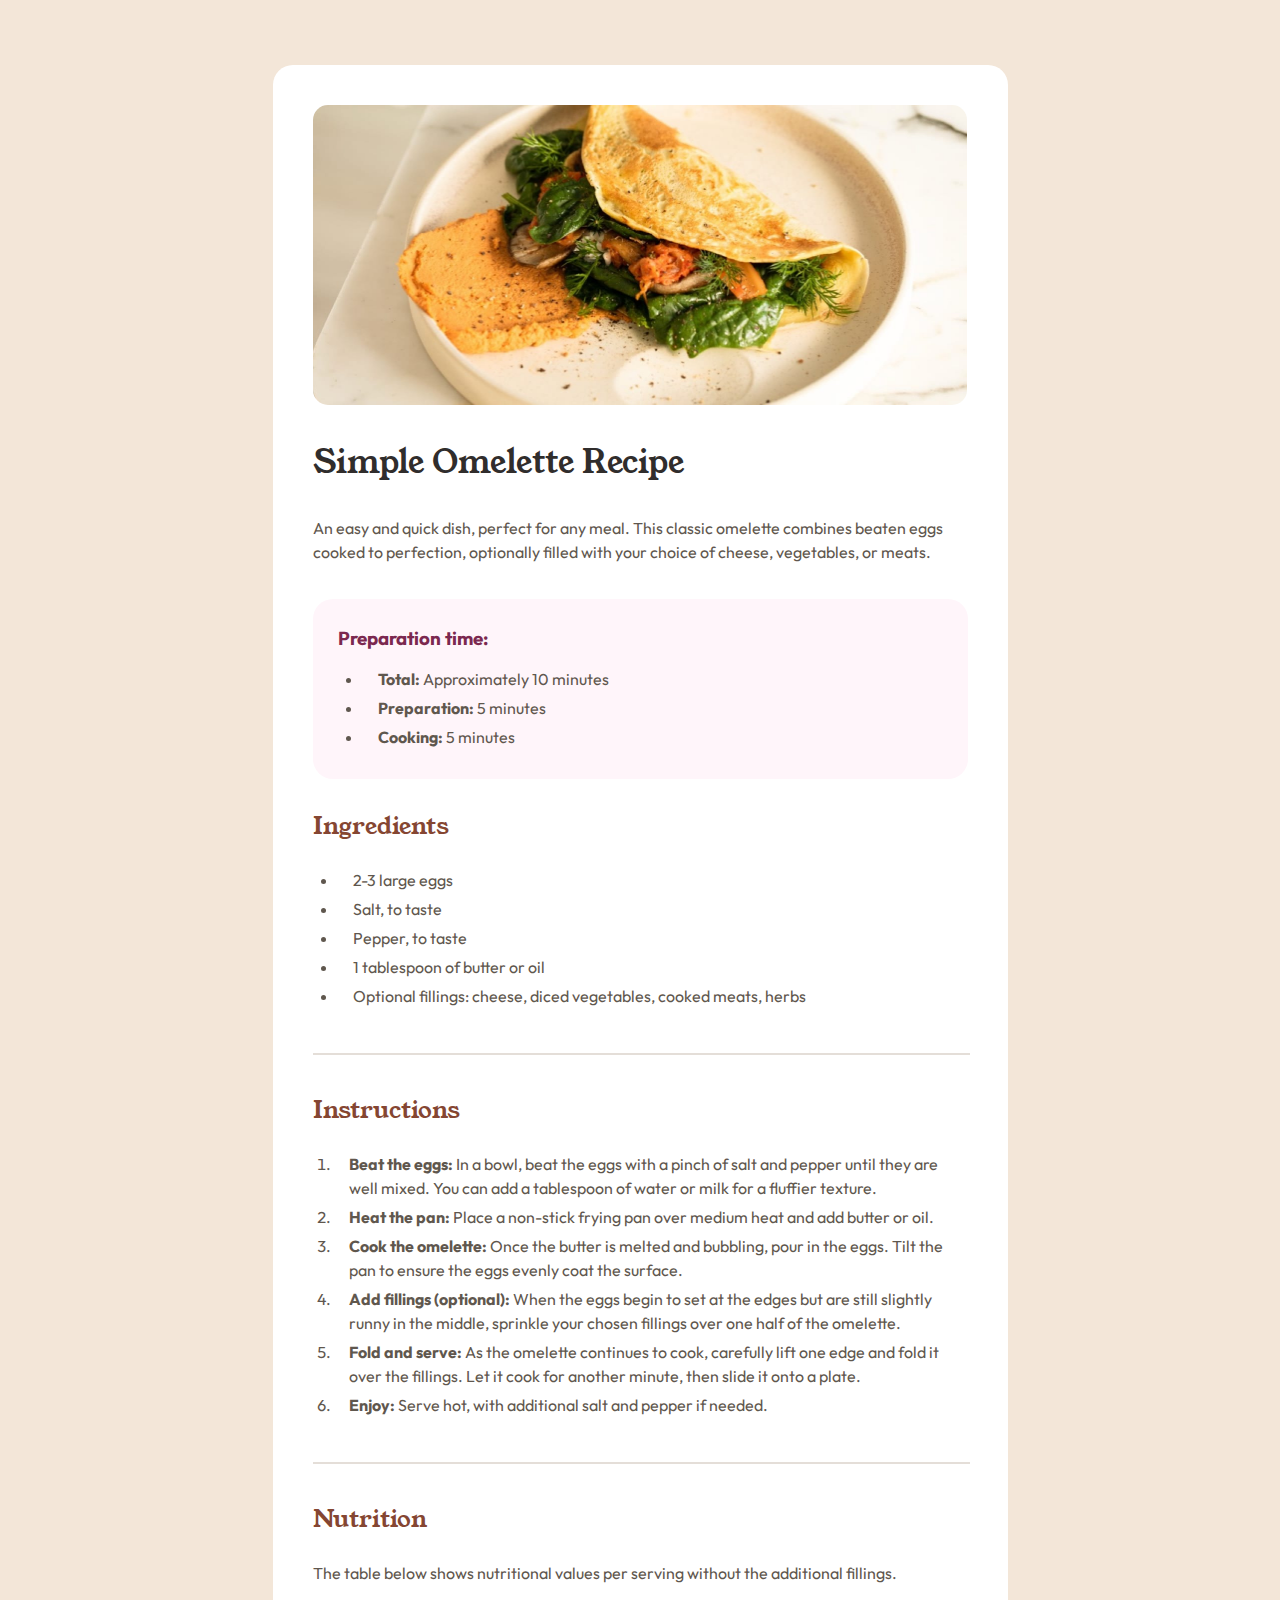
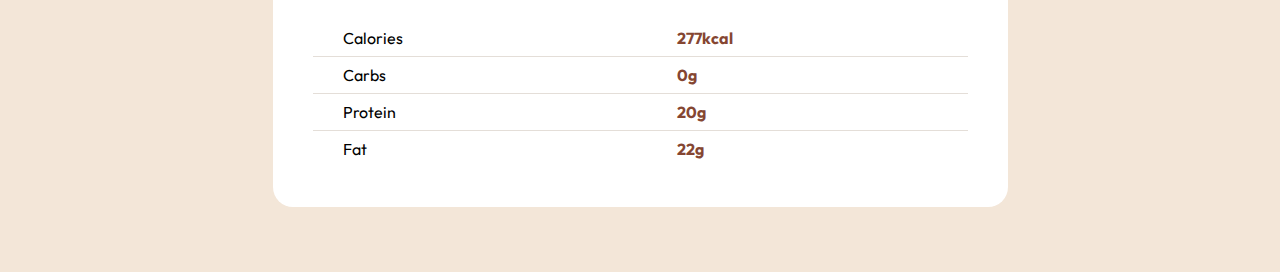
<file: index.html>
<!DOCTYPE html>
<html  lang="en">
<head>
  <meta charset="UTF-8">
  <meta name="viewport" content="width=device-width, initial-scale=1.0"> <!-- displays site properly based on user's device -->
  <link rel="stylesheet" href="styles.css">
  <link rel="icon" type="image/png" sizes="32x32" href="assets/images/favicon-32x32.png">

  <link rel="preconnect" href="https://fonts.googleapis.com">
  <link rel="preconnect" href="https://fonts.gstatic.com" crossorigin>
  <link href="https://fonts.googleapis.com/css2?family=Roboto:ital,wght@0,100;0,300;0,400;0,500;0,700;0,900;1,100;1,300;1,400;1,500;1,700;1,900&family=Young+Serif&display=swap" rel="stylesheet">

  <link rel="preconnect" href="https://fonts.googleapis.com">
  <link rel="preconnect" href="https://fonts.gstatic.com" crossorigin>
  <link href="https://fonts.googleapis.com/css2?family=Outfit:wght@100..900&family=Roboto:ital,wght@0,100;0,300;0,400;0,500;0,700;0,900;1,100;1,300;1,400;1,500;1,700;1,900&family=Young+Serif&display=swap" rel="stylesheet">

  <title>Resultado 1.4.1</title>


</head>
<body>
<div role="main" id="todo">
<div role="img" id="imagen" aria-label="Omelette Picture"> <img src="assets/images/image-omelette.jpeg" alt="Omelette picture "></div>


  <h1>Simple Omelette Recipe</h1>

  <p>An easy and quick dish, perfect for any meal. This classic omelette combines beaten eggs cooked
    to perfection, optionally filled with your choice of cheese, vegetables, or meats.</p>


  <div id="cuad_trasp">
    <p id="subT">Preparation time:</p>
    <ul role="listbox" aria-labelledby="list-label">
      <li role="option"><b>Total:</b> Approximately 10 minutes</li>
      <li role="option"><b>Preparation:</b> 5 minutes</li>
      <li role="option"><b>Cooking:</b> 5 minutes</li>
    </ul>
  </div>


  <h2>Ingredients</h2>
  <ul>
    <li>2-3 large eggs</li>
    <li> Salt, to taste</li>
    <li>Pepper, to taste</li>
    <li>1 tablespoon of butter or oil</li>
    <li>Optional fillings: cheese, diced vegetables, cooked meats, herbs</li>
  </ul>
  <hr/>

  <h2>Instructions</h2>

    <ol>
      <li> <b>Beat the eggs:</b> In a bowl, beat the eggs with a pinch of salt and pepper until they are well mixed.
        You can add a tablespoon of water or milk for a fluffier texture. </li>
      <li><b>Heat the pan:</b> Place a non-stick frying pan over medium heat and add butter or oil. </li>
      <li><b>Cook the omelette:</b> Once the butter is melted and bubbling, pour in the eggs. Tilt the pan to ensure
        the eggs evenly coat the surface.</li>
      <li><b>Add fillings (optional):</b> When the eggs begin to set at the edges but are still slightly runny in the
        middle, sprinkle your chosen fillings over one half of the omelette. </li>
      <li><b> Fold and serve:</b> As the omelette continues to cook, carefully lift one edge and fold it over the
        fillings. Let it cook for another minute, then slide it onto a plate.</li>
      <li><b>Enjoy:</b> Serve hot, with additional salt and pepper if needed. </li>
    </ol>
  <hr/>
  <h2>Nutrition</h2>

  <p>The table below shows nutritional values per serving without the additional fillings.</p>
  <table >
    <tr >
      <td>Calories</td>
      <td class="derecho">277kcal</td>
    </tr>

    <tr >
      <td>Carbs</td>
      <td class="derecho">0g</td>
    </tr>

    <tr  >
      <td>Protein</td>
      <td class="derecho">20g</td>
    </tr>
    <tr id="ult">
      <td>Fat</td>
      <td class="derecho">22g</td>
    </tr>

  </table>
</div>
</body>
</html>
</file>
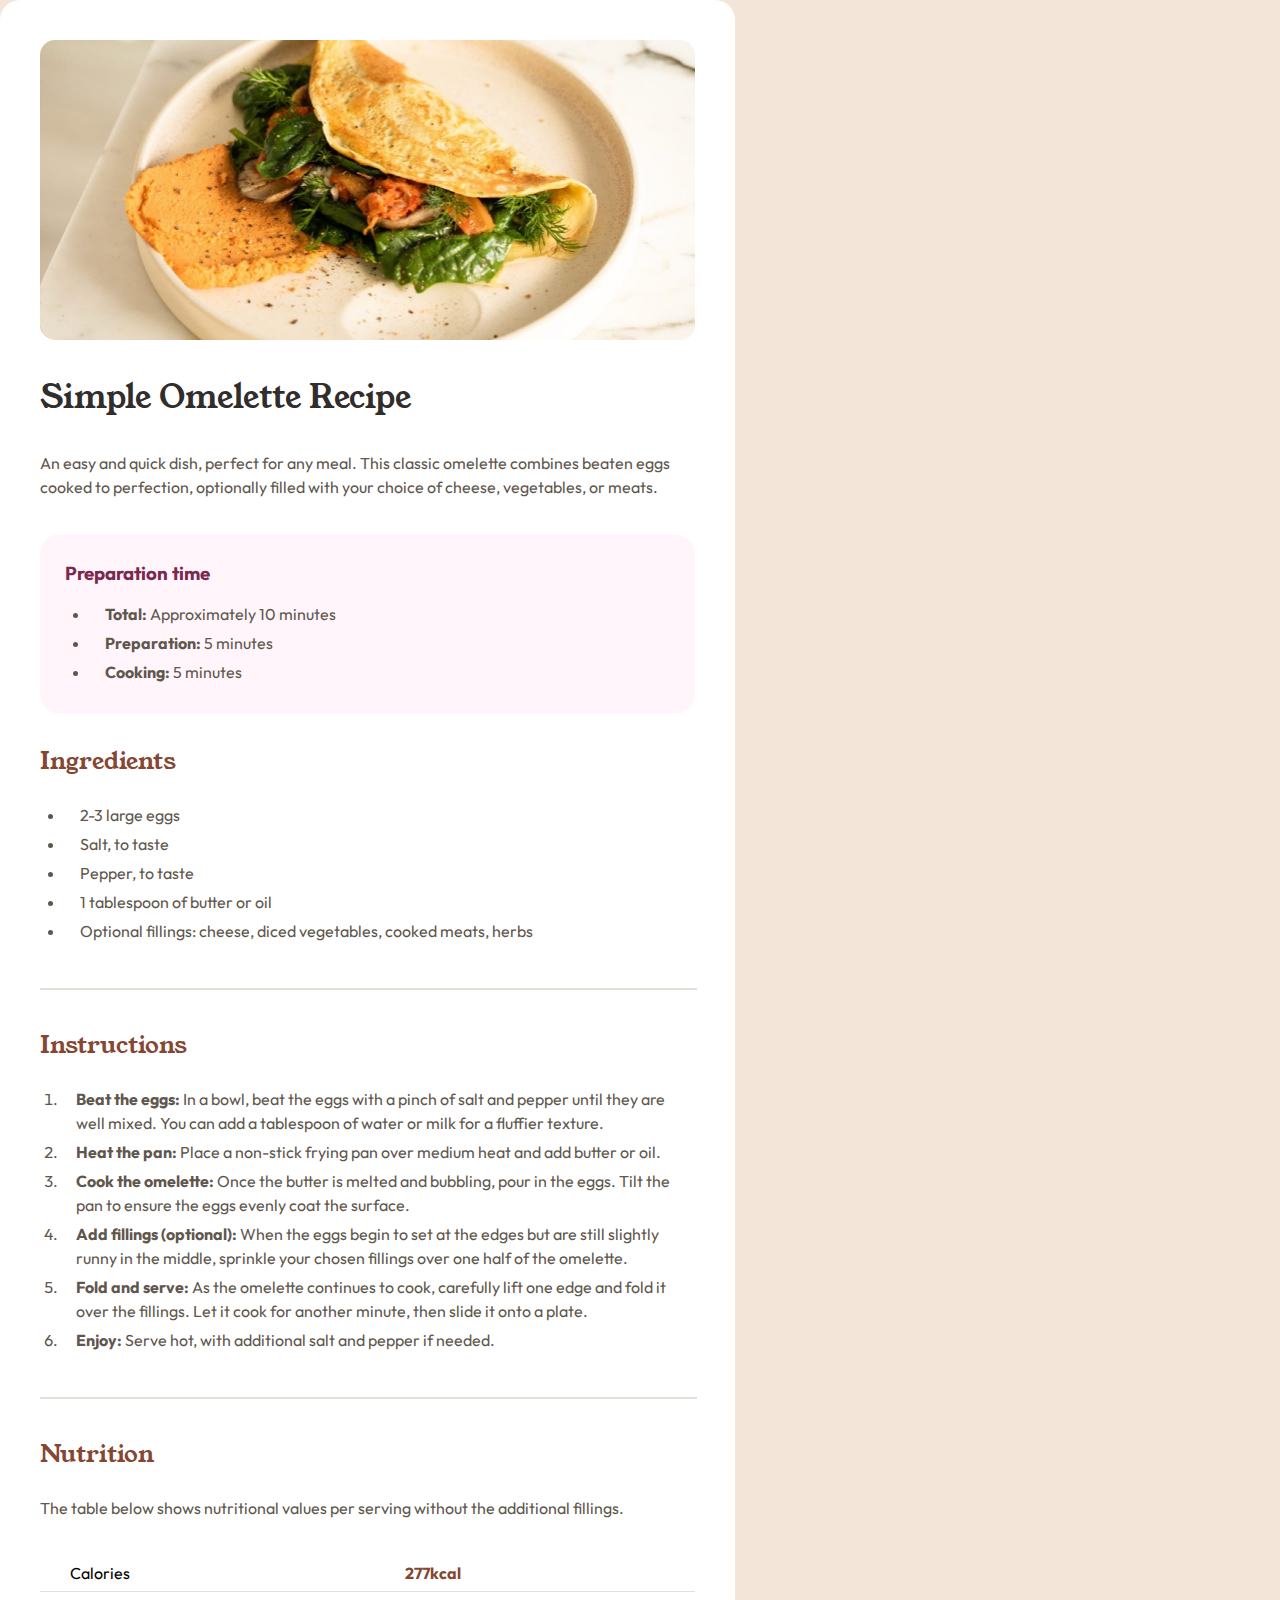
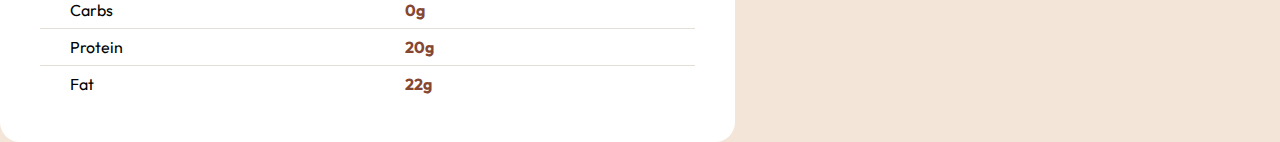
<file: recipe-page-main/index.html>
<!DOCTYPE html>
<html aria-roledescription="code" lang="en">
<head>
  <meta charset="UTF-8">
  <meta name="viewport" content="width=device-width, initial-scale=1.0"> <!-- displays site properly based on user's device -->
  <link rel="stylesheet" href="styles.css">
  <link rel="icon" type="image/png" sizes="32x32" href="./assets/images/favicon-32x32.png">

  <title>Frontend Mentor | Recipe page</title>


</head>
<body>
<div role="main" class="todo">
<div role="img" class="imagen"> <img src="assets/images/image-omelette.jpeg" alt="Omelette picture "></div>


  <h1>Simple Omelette Recipe</h1>

  <p>An easy and quick dish, perfect for any meal. This classic omelette combines beaten eggs cooked
    to perfection, optionally filled with your choice of cheese, vegetables, or meats.</p>


  <div role="list" id="cuad_trasp">
    <p id="subT">Preparation time</p>

    <ul>
      <li><b>Total:</b> Approximately 10 minutes</li>
      <li><b>Preparation:</b> 5 minutes</li>
      <li><b>Cooking:</b> 5 minutes</li>
    </ul></div>

  <h2>Ingredients</h2>


  <ul>
    <li>2-3 large eggs</li>
    <li> Salt, to taste</li>
    <li>Pepper, to taste</li>
    <li>1 tablespoon of butter or oil</li>
    <li>Optional fillings: cheese, diced vegetables, cooked meats, herbs</li>
  </ul>
  <hr/>

  <h2>Instructions</h2>
  <div id="listado_tres">


    <ol>
      <li> <b>Beat the eggs:</b> In a bowl, beat the eggs with a pinch of salt and pepper until they are well mixed.
        You can add a tablespoon of water or milk for a fluffier texture. </li>
      <li><b>Heat the pan:</b> Place a non-stick frying pan over medium heat and add butter or oil. </li>
      <li><b>Cook the omelette:</b> Once the butter is melted and bubbling, pour in the eggs. Tilt the pan to ensure
        the eggs evenly coat the surface.</li>
      <li><b>Add fillings (optional):</b> When the eggs begin to set at the edges but are still slightly runny in the
        middle, sprinkle your chosen fillings over one half of the omelette. </li>
      <li><b> Fold and serve:</b> As the omelette continues to cook, carefully lift one edge and fold it over the
        fillings. Let it cook for another minute, then slide it onto a plate.</li>
      <li><b>Enjoy:</b> Serve hot, with additional salt and pepper if needed. </li>
    </ol></div>
  <hr/>
  <h2>Nutrition</h2>

  <p>The table below shows nutritional values per serving without the additional fillings.</p>
  <table >
    <tr >
      <td>Calories</td>
      <td class="derecho">277kcal</td>
    </tr>

    <tr >
      <td>Carbs</td>
      <td class="derecho">0g</td>
    </tr>

    <tr  >
      <td>Protein</td>
      <td class="derecho">20g</td>
    </tr>
    <tr id="ult">
      <td>Fat</td>
      <td class="derecho">22g</td>
    </tr>

  </table>
</div>
</body>
</html>
</file>
<file: styles.css>
body{
    display: flex;
    max-width: 1440px;
    justify-content: center;
    align-items: center;
    flex-direction: column;
    background-color: hsl(30, 54%, 90%);
    margin: 0;
}
#todo{
    width: 100%;
    max-width: 735px;
    gap: 10px;
    margin: 65px 0 65px;
    background-color: hsl(0, 0%, 100%);
    padding: 40px;
    border-radius: 20px;
    justify-content: center;
    display: grid;
    grid-template-columns: repeat(auto-fit,minmax(200px, 1440px));
    box-sizing: border-box;
}
img{
    max-width:fit-content;
width: 100%;
    height: auto;
    border-radius: 15px;
}
ol {
    margin: 0;
    padding-left: 21px;
}
ul{
    margin: 0;
    padding-left: 25px;
}
li{
    font-family: "Outfit", serif;
    font-size: 16px;
    margin-bottom: 5px;
    line-height: 1.5;
    color: hsl(30, 10%, 34%);
    padding-left: 15px;
}
#cuad_trasp{
    background-color: hsl(330, 100%, 98%);
    padding: 25px;
    border-radius: 20px;
}
table{
    border-collapse: collapse;
    font-family: "Outfit", serif;
    font-size: 16px;
}
td{
    padding:8px 0 8px 30px;
}
td.derecho{
    color: hsl(14, 45%, 36%);
    font-weight: 700;
}
tr{
    border-bottom: 1px solid hsl(30, 18%, 87%);
}
tr#ult{
    border-bottom: 1px  ;
}
h1 {
    font-family: "Young Serif", serif;
    font-weight: 400;
    color: hsl(24, 5%, 18%);
}
h2{
    font-family: "Young Serif", serif;
    font-weight: 400;
    color: hsl(14, 45%, 36%);
    margin: 20px 0 15px;
}
p{
    font-family: "Outfit", serif;
    font-size: 16px;
    line-height: 1.5;
    color: hsl(30, 10%, 34%);
    margin: 0 0 25px;
}
hr{
    border: 1px solid hsl(30, 18%, 87%);
    margin-top: 30px;
    width: 100%;
}
#subT{
    color: hsl(332, 51%, 32%);
    font-family: "Outfit", serif;
    font-size: 18.76px;
    font-weight: 700;
    height: 24px;
    margin-block-end :18.72px;
}
@media (max-width: 735px) {
    #todo{
        border-radius: 0;
        padding: 0 25px 25px 25px;
        margin: 0;
    }
    img{
        border-radius: 0;
    }
    #imagen{
        margin: 0 -20px 0 -20px;
    }
}
</file>
<file: recipe-page-main/styles.css>
@font-face {
    font-family: 'young-serif';
    src: url(/recipe-page-main/assets/fonts/young-serif/YoungSerif-Regular.ttf);
    font-weight: 400;
}
@font-face {
    font-family:'outfit' ;
    src: url(/recipe-page-main/assets/fonts/outfit/Outfit-VariableFont_wght.ttf);
    font-weight: 400 700;
}
body{
    display: flex;
    max-width: 1440px;
    justify-content: center;
    flex-direction: column;
    background-color: hsl(30, 54%, 90%);
    margin: 0;
}
.todo{
    width: 100%;
    max-width: 735px;
    gap: 10px;
    background-color: hsl(0, 0%, 100%);
    padding: 40px;
    border-radius: 20px;
    text-wrap: wrap;
    justify-content: center;
    display: grid;
    grid-template-columns: repeat(auto-fit,minmax(200px, 1440px));
    grid-auto-columns: 400px;
    box-sizing: border-box;
}
img{
    max-width:fit-content;
width: 100%;
    height: auto;
    border-radius: 15px;

}
ol {
    margin: 0px;
    padding-left: 21px;
    text-wrap: wrap;
}
ul{
    margin: 0px;
    padding-left: 25px;
    text-wrap: wrap;
}
li{
    font-family: outfit;
    font-size: 16px;
    margin-bottom: 5px;
    line-height: 1.5;
    color: hsl(30, 10%, 34%);
    padding-left: 15px;
}
#cuad_trasp{
    background-color: hsl(330, 100%, 98%);
    padding: 25px;
    border-radius: 20px;
}
table{
    border-collapse: collapse;
    width: 100%;
    height: auto;
    font-family: outfit;
    font-size: 16px;
}
td{
    padding:8px 0 8px 30px;
}
td.derecho{
    color: hsl(14, 45%, 36%);
    font-weight: 700;
}
tr{
    border-bottom: 1px solid hsl(30, 18%, 87%);
}
tr#ult{
    border-bottom: 1px  ;
}
h1 {
    font-family: young-serif;
    font-weight: 400;
    color: hsl(24, 5%, 18%);
}
h2{
    font-family: young-serif;
    font-weight: 400;
    color: hsl(14, 45%, 36%);
    margin: 20px 0 15px;

}
p{
    font-family: outfit;
    font-size: 16px;
    line-height: 1.5;
    color: hsl(30, 10%, 34%);
    margin: 0 0 25px;
}

hr{
    border: 1px solid hsl(30, 18%, 87%);
    margin-top: 30px;
    width: 100%;
}
#subT{
    color: hsl(332, 51%, 32%);
    font-family: outfit;
    font-size: 18.72px;
    font-weight: 700;
    height: 24px;
    margin-block-end :18.72px;
}

@media (max-width: 735px) {
    .todo{
        border-radius: 0;
        padding: 0 20px 20px 20px;
    }
    img{
        border-radius: 0;
    }
    .imagen{
        margin: 0 -20px 0 -20px;
    }
}
</file>
